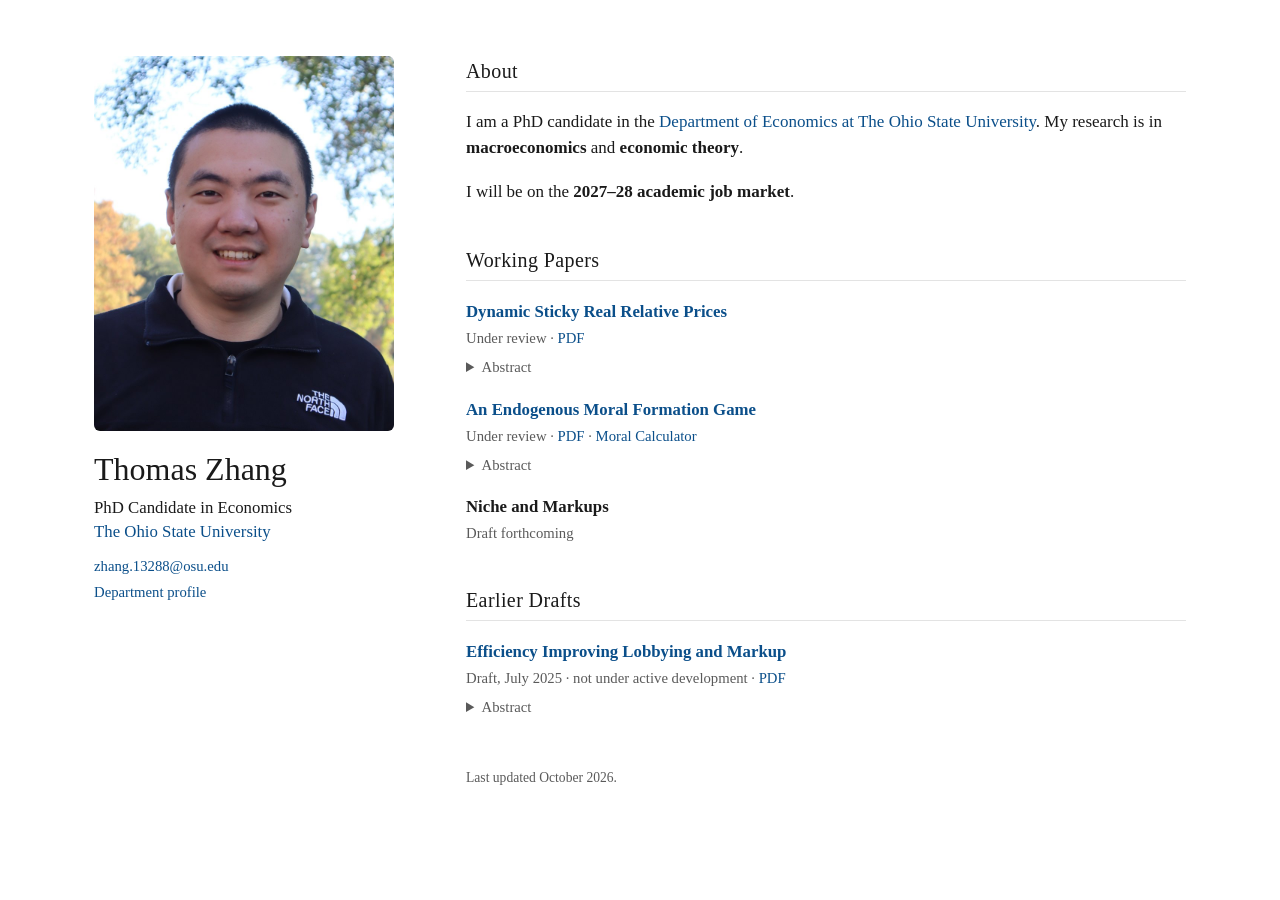
<file: index.html>
<!DOCTYPE html>
<html lang="en">
<head>
  <meta charset="utf-8">
  <meta name="viewport" content="width=device-width, initial-scale=1">
  <title>Thomas Zhang — Economics PhD Candidate, The Ohio State University</title>
  <meta name="description" content="Thomas Zhang is a PhD candidate in Economics at The Ohio State University working on macroeconomics, business cycles, price rigidity, markups, and economic theory. Job market candidate 2027–28.">
  <link rel="canonical" href="https://thomasqszhang2.github.io/">
  <meta property="og:type" content="profile">
  <meta property="og:title" content="Thomas Zhang — Economics, The Ohio State University">
  <meta property="og:image" content="https://thomasqszhang2.github.io/photo.jpg">
  <meta property="og:description" content="PhD candidate in Economics at The Ohio State University. Macroeconomics, business cycles, markups, and game theory. Job market 2027–28.">
  <meta property="og:url" content="https://thomasqszhang2.github.io/">
  <meta name="robots" content="index, follow">
  <link rel="stylesheet" href="style.css">
  <script type="application/ld+json">
  {
    "@context": "https://schema.org",
    "@type": "Person",
    "name": "Thomas Zhang",
    "alternateName": "Thomas Q. Zhang",
    "url": "https://thomasqszhang2.github.io/",
    "image": "https://thomasqszhang2.github.io/photo.jpg",
    "email": "mailto:zhang.13288@osu.edu",
    "jobTitle": "PhD Candidate in Economics",
    "affiliation": {
      "@type": "CollegeOrUniversity",
      "name": "The Ohio State University",
      "department": "Department of Economics",
      "url": "https://economics.osu.edu/"
    },
    "sameAs": [
      "https://economics.osu.edu/people/zhang.13288",
      "https://www.econometricsociety.org/membership/directory/view/Thomas-Zhang",
      "https://www.researchgate.net/profile/Thomas-Zhang-26"
    ],
    "knowsAbout": ["Macroeconomics", "Business cycles", "Price rigidity", "Markups", "Game theory", "Social norms"]
  }
  </script>
</head>
<body>
<main>
  <aside class="sidebar">
    <img class="portrait" src="photo.jpg" width="800" height="1000" alt="Thomas Zhang">
    <h1>Thomas Zhang</h1>
    <p class="tagline">PhD Candidate in Economics<br><a href="https://economics.osu.edu/">The Ohio State University</a></p>
    <p class="contact">
      <a href="mailto:zhang.13288@osu.edu">zhang.13288@osu.edu</a><br>
      <a href="https://economics.osu.edu/people/zhang.13288">Department profile</a>
    </p>
  </aside>
  <div class="content">

  <section id="about">
    <h2>About</h2>
    <p>I am a PhD candidate in the <a href="https://economics.osu.edu/">Department of Economics at The Ohio State University</a>.
    My research is in <strong>macroeconomics</strong> and <strong>economic theory</strong>.</p>
    <p>I will be on the <strong>2027–28 academic job market</strong>.</p>
  </section>

  <section id="research">
    <h2>Working Papers</h2>

    <article class="paper">
      <h3><a href="papers/zhang_sticky_prices.pdf">Dynamic Sticky Real Relative Prices</a></h3>
      <p class="meta">Under review · <a href="papers/zhang_sticky_prices.pdf">PDF</a></p>
      <details>
        <summary>Abstract</summary>
        <p>I add a single friction to the real business cycle model and, without search or nominal rigidity, reproduce numerous empirical facts at once, including involuntary unemployment, a countercyclical labor share, a bust-heavy cycle with thick tails and faster recoveries, procyclical left-skewed utilization, and an acyclical real wage. The friction is a sticky, Hicksian adjustment of real relative prices, the rental and wage rates each moving with its own excess demand at a finite speed. I call the prices real because they chase their fundamental values and no inflation is involved. The two speeds of adjustment are set from wage durations and a plant survey of binding inputs. A firm with a thin profit share demands factors far more elastically than the household supplies them, so supply caps a boom and demand deepens a bust. The paper thus proposes an alternative approach to sticky prices that is monetarily neutral.</p>
        <p class="jel">JEL: E32, E24, D50, E13, D24. Keywords: real business cycle; sticky real prices; short-side rationing; involuntary unemployment; business cycle asymmetry; labor share; capacity utilization.</p>
      </details>
    </article>

    <article class="paper">
      <h3><a href="papers/zhang_morality.pdf">An Endogenous Moral Formation Game</a></h3>
      <p class="meta">Under review · <a href="papers/zhang_morality.pdf">PDF</a> · <a href="moral-calculator/">Moral Calculator</a></p>
      <details>
        <summary>Abstract</summary>
        <p>This paper develops a model of endogenous moral formation. In a two-stage game, players first choose moral functions assigning value judgments to actions, then select actions. Two motives drive moral choice: the influencing-outcome motive leads players to praise actions that benefit themselves; the self-righteous motive leads them to praise their own planned actions. Large moral weights support any homogeneous outcome through self-fulfilling moral functions; heterogeneous outcomes require that no homogeneous alternative strictly Pareto dominates them. Applications include cooperation in the Prisoner's Dilemma, equilibrium selection in coordination games, status-seeking consumption, and internalization of values that favor powerful players.</p>
        <p class="jel">JEL: C72, D64, D62, Z13</p>
      </details>
    </article>

    <article class="paper">
      <h3>Niche and Markups</h3>
      <p class="meta">Draft forthcoming</p>
    </article>

    <h2>Earlier Drafts</h2>
    <article class="paper">
      <h3><a href="papers/zhang_lobbying.pdf">Efficiency Improving Lobbying and Markup</a></h3>
      <p class="meta">Draft, July 2025 · not under active development · <a href="papers/zhang_lobbying.pdf">PDF</a></p>
      <details>
        <summary>Abstract</summary>
        <p>This paper examines how lobbying affects economic efficiency through a dynamic model of endogenous policy influence. Firms with heterogeneous productivity engage in Cournot competition and may lobby for output subsidies, with larger, more productive firms lobbying more intensively. While conventional views emphasize lobbying's distortionary effects, the model shows that it can enhance aggregate productivity by reallocating resources toward underproducing high-productivity firms. The productivity gains are most pronounced in competitive industries, where lobbying disproportionately benefits efficient producers. However, lobbying also creates inter-industry distortions by favoring concentrated sectors regardless of their efficiency. The model further explains rising markup skewness, as subsidies expand output from productive firms while compressing rivals' margins. Preliminary calibration suggests that lobbying increases GDP by 1.4%, indicating net welfare gains from correcting misallocation.</p>
      </details>
    </article>
  </section>

  <footer>
    <p>Last updated October 2026.</p>
  </footer>
  </div>
</main>
</body>
</html>
</file>
<file: style.css>
:root { --fg: #1a1a1a; --muted: #5a5a5a; --link: #0b4f8a; --rule: #e3e3e3; --bg: #fff; }
@media (prefers-color-scheme: dark) {
  :root { --fg: #e8e8e8; --muted: #a8a8a8; --link: #7fb3e6; --rule: #333; --bg: #141414; }
}
* { box-sizing: border-box; }
body { margin: 0; background: var(--bg); color: var(--fg);
  font: 17px/1.55 Georgia, "Times New Roman", serif; }
main { max-width: 720px; margin: 0 auto; padding: 48px 16px 64px; }
a { color: var(--link); text-decoration: none; }
a:hover { text-decoration: underline; }
h1 { font-size: 2.2rem; margin: 0 0 4px; font-weight: normal; }
h2 { font-size: 1.25rem; margin: 40px 0 12px; padding-bottom: 4px; border-bottom: 1px solid var(--rule); font-weight: normal; letter-spacing: .02em; }
h3 { font-size: 1.05rem; margin: 18px 0 2px; font-weight: bold; }
.tagline { margin: 0; font-size: 1.05rem; }
.contact, .meta { color: var(--muted); font-size: .92rem; margin: 2px 0 6px; }
details { margin: 4px 0 10px; }
summary { cursor: pointer; color: var(--muted); font-size: .92rem; }
details p { margin: 6px 0; font-size: .97rem; }
.jel { color: var(--muted); font-size: .88rem; }
footer { margin-top: 48px; color: var(--muted); font-size: .85rem; }
ul { padding-left: 1.2em; }
/* Two columns on wide screens: photo + name on the left, papers on the right (reading width ~720px). */
main { max-width: 1160px; display: grid; grid-template-columns: 300px minmax(0, 720px);
  gap: 72px; justify-content: center; align-items: start; padding: 56px 32px 64px; }
.sidebar { position: sticky; top: 40px; }
.portrait { width: 100%; height: auto; border-radius: 6px; display: block; margin-bottom: 20px; }
.sidebar h1 { font-size: 2rem; line-height: 1.15; margin: 0 0 8px; }
.sidebar .tagline { line-height: 1.45; }
.sidebar .contact { margin-top: 10px; line-height: 1.7; }
.content > section:first-child h2 { margin-top: 0; }
@media (max-width: 900px) {
  main { grid-template-columns: minmax(0, 1fr); gap: 8px; max-width: 720px; padding: 32px 16px 56px; }
  .sidebar { position: static; }
  .portrait { width: 260px; max-width: 100%; }
}
</file>
